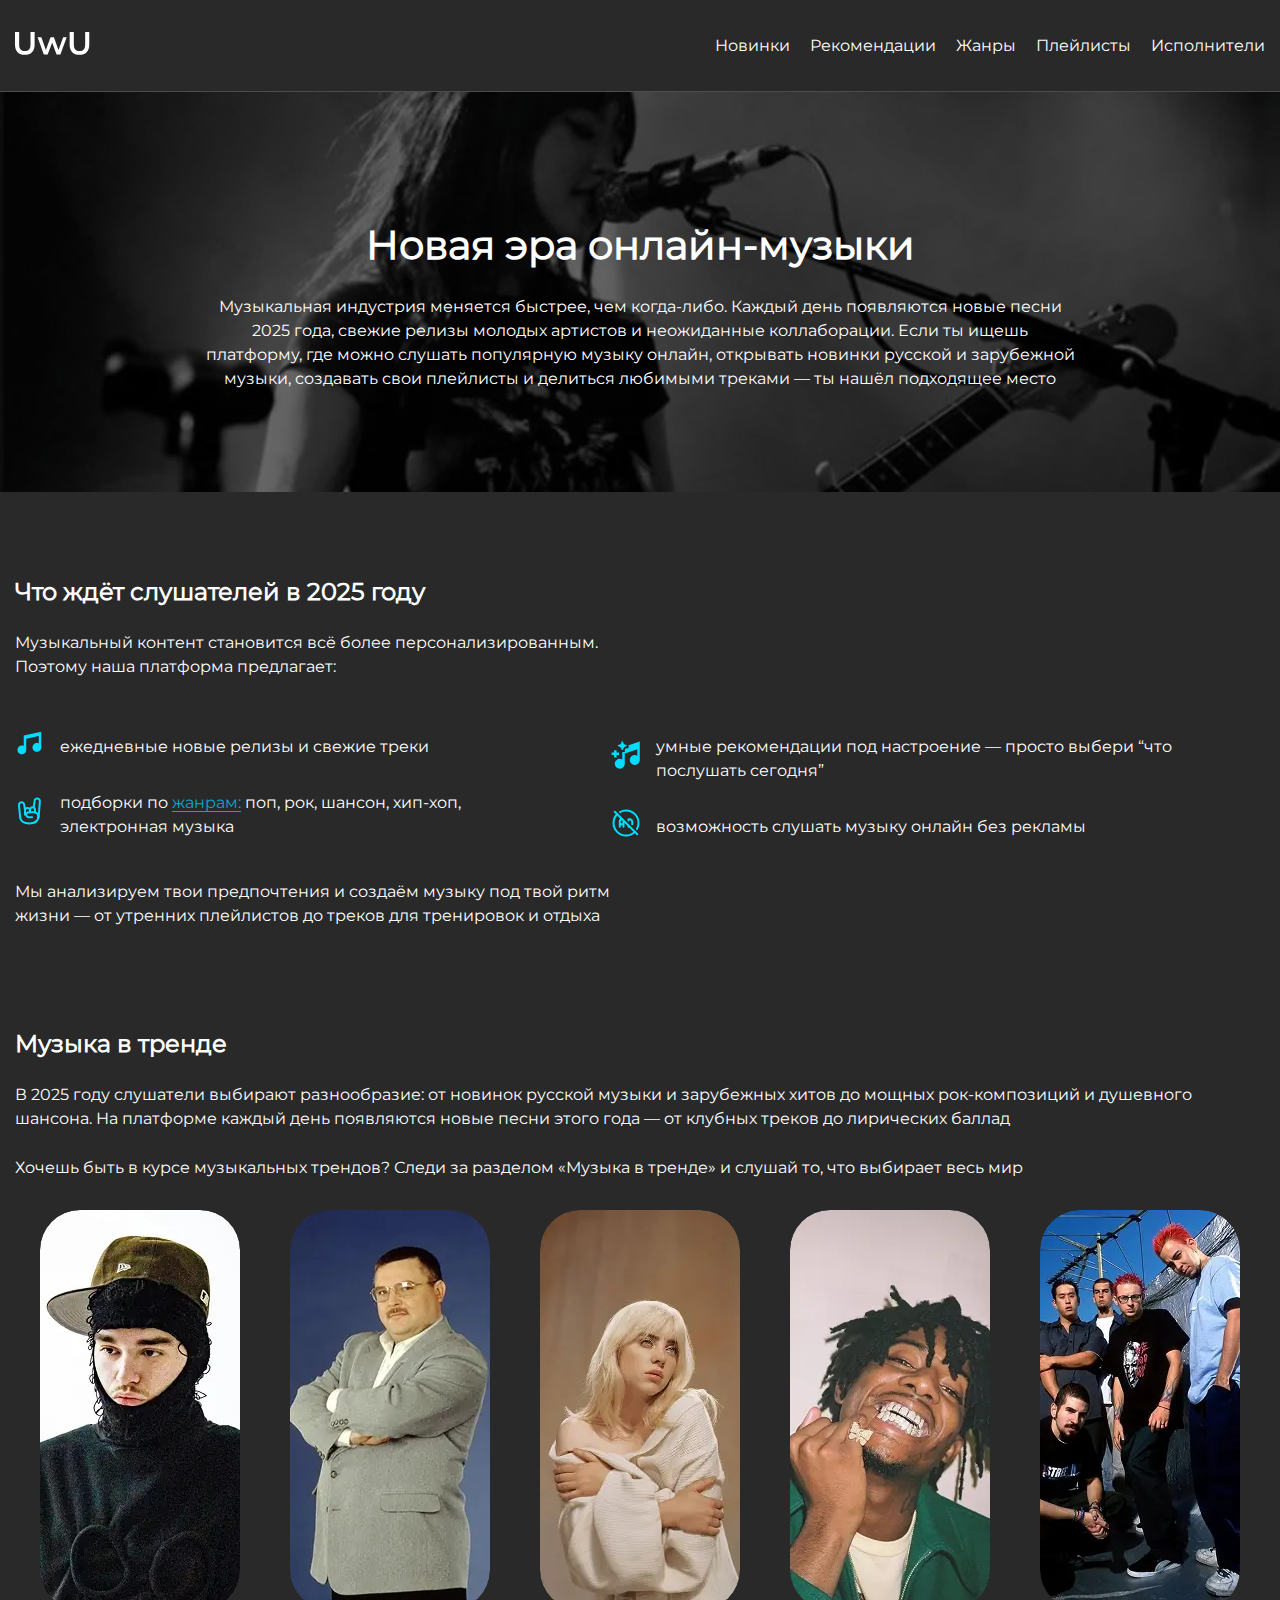
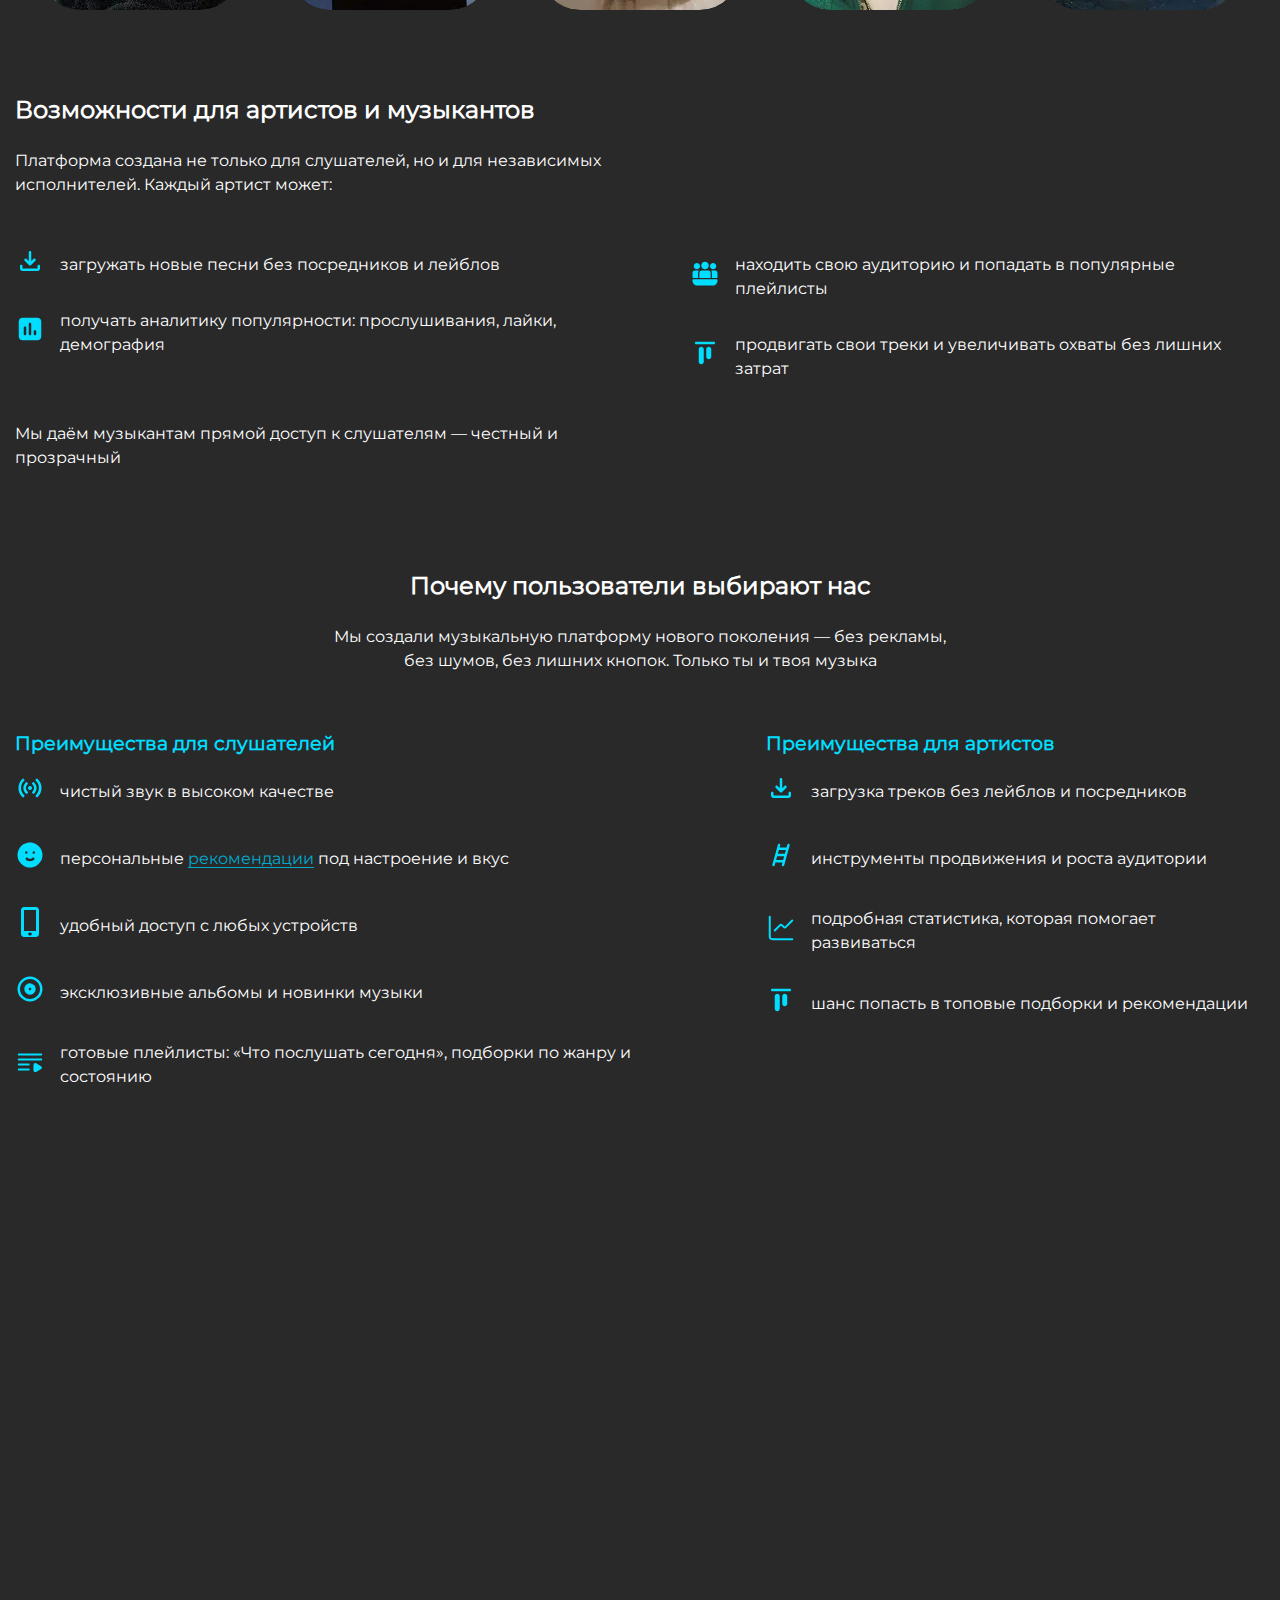
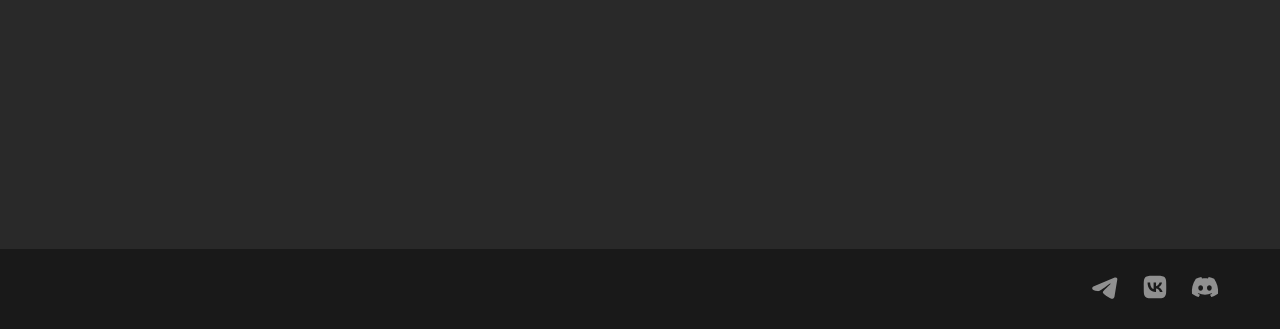
<file: index.html>
<!DOCTYPE html>
<html lang="ru">

<head>
  <meta charset="UTF-8">
  <meta name="viewport" content="width=device-width, initial-scale=1.0">
  <title>Главная</title>
  <meta name="description" content="Слушай и загружай музыку, находи новых артистов и создавай плейлисты. Присоединяйся и начни открывать свой музыкальный мир!" />
  <link rel="stylesheet" href="css/style.css">
  <link rel="stylesheet" href="css/index.css">
  <link type="image/x-icon" href="favicon/favicon.ico" rel="shortcut icon">
  <link type="Image/x-icon" href="favicon/favicon.ico" rel="icon">
</head>

<body>
  <div class="menu-overlay"></div>
  <header class="header">
    <div class="container">
      <div class="header__inner">
        <div class="burger">
          <span></span>
          <span></span>
          <span></span>
        </div>
        <a href="index.html"><img src="/img/logo.svg" alt="logo"></a>
        <nav class="menu">
          <button class="menu-close">&times;</button>
          <ul class="menu__list">
            <li class="menu__item"><a class="menu__list-link" href="#">Новинки</a></li>
            <li class="menu__item"><a class="menu__list-link" href="recommendations.html">Рекомендации</a></li>
            <li class="menu__item"><a class="menu__list-link" href="genres.html">Жанры</a></li>
            <li class="menu__item"><a class="menu__list-link" href="#">Плейлисты</a></li>
            <li class="menu__item"><a class="menu__list-link" href="#">Исполнители</a></li>
          </ul>
        </nav>
      </div>
    </div>
  </header>
  <main>
    <section class="hero">
      <img src="/img/bg.webp" alt="bg_hero" aria-hidden="true" class="hero-bg" fetchpriority="high">
      <div class="container">
        <h1 class="title__hero">Новая эра онлайн-музыки</h1>
        <p class="description__hero">Музыкальная индустрия меняется быстрее, чем когда-либо. Каждый день появляются новые песни 2025 года, свежие релизы молодых артистов и неожиданные коллаборации. Если ты ищешь платформу, где можно слушать популярную музыку онлайн, открывать новинки русской и зарубежной музыки, создавать свои плейлисты и делиться любимыми треками — ты нашёл подходящее место</p>
      </div>
    </section>
    <section class="offers wrap">
      <div class="container">
        <h2 class="title__section">Что ждёт слушателей в 2025 году</h2>
        <p class="description__section">Музыкальный контент становится всё более персонализированным. Поэтому наша платформa предлагает:</p>
        <div class="offer__inner">
          <div class="column">
            <div class="offer__inner-item">
              <span><img class="icon" src="/img/icon_music.svg" alt="icon"></span>
              <p class="offer__inner-text">ежедневные новые релизы и свежие треки</p>
            </div>
            <div class="offer__inner-item">
              <span><img class="icon" src="/img/icon_genre.svg" alt="icon"></span>
              <p class="offer__inner-text">подборки по <a class="link__int" href="genres.html" title="Перейти в раздел 'Жанры'">жанрам:</a> поп, рок, шансон, хип-хоп, электронная музыка</p>
            </div>
          </div>
          <div class="column">
            <div class="offer__inner-item">
              <span><img class="icon" src="/img/icon_recom.svg" alt="icon"></span>
              <p class="offer__inner-text">умные рекомендации под настроение — просто выбери “что послушать сегодня”</p>
            </div>
            <div class="offer__inner-item">
              <span><img class="icon" src="/img/icon_noad.svg" alt="icon"></span>
              <p class="offer__inner-text">возможность слушать музыку онлайн без рекламы</p>
            </div>
          </div>
        </div>
        <p class="description__section">Мы анализируем твои предпочтения и создаём музыку под твой ритм жизни — от утренних плейлистов до треков для тренировок и отдыха</p>
      </div>
    </section>
    <section class="music__trend wrap">
      <div class="container">
        <h2 class="title__section">Музыка в тренде</h2>
        <p class="description__text">В 2025 году слушатели выбирают разнообразие: от новинок русской музыки и зарубежных хитов до мощных рок-композиций и душевного шансона. На платформе каждый день появляются новые песни этого года — от клубных треков до лирических баллад</p>
        <p class="text__section">Хочешь быть в курсе музыкальных трендов? Следи за разделом «Музыка в тренде» и слушай то, что выбирает весь мир</p>
        <div class="gallery__artists">
          <div class="artist">
            <img class="musician" src="/img/yeat-200.webp" srcset="/img/yeat-150.webp 150w, /img/yeat-200.webp 200w" sizes="(max-width: 480px) 150px, 200px" loading="lazy" alt="YEAT" title="Послушать песни Yeat">
            <span class="artist-name">YEAT</span>
          </div>
          <div class="artist">
            <img class="musician" src="/img/krug-200.webp" srcset="/img/krug-150.webp 150w, /img/krug-200.webp 200w" sizes="(max-width: 480px) 150px, 200px" loading="lazy" alt="МИХАИЛ КРУГ" title="Послушать песни Михаила Круга">
            <span class="artist-name">МИХАИЛ КРУГ</span>
          </div>
          <div class="artist">
            <img class="musician" src="/img/billie-200.webp" srcset="/img/billie-150.webp 150w, /img/billie-200.webp 200w" sizes="(max-width: 480px) 150px, 200px" loading="lazy" alt="BILLIE EILISH" title="Послушать песни Billie Eilish">
            <span class="artist-name">BILLIE EILISH</span>
          </div>
          <div class="artist">
            <img class="musician" src="/img/playboi-200.webp" srcset="/img/playboi-150.webp 150w, /img/playboi-200.webp 200w" sizes="(max-width: 480px) 150px, 200px" loading="lazy" alt="PLAYBOI CARTI" title="Послушать песни Playboi Carti">
            <span class="artist-name">PLAYBOI CARTI</span>
          </div>
          <div class="artist">
            <img class="musician" src="/img/linkin-200.webp" srcset="/img/linkin-150.webp 150w, /img/linkin-200.webp 200w" sizes="(max-width: 480px) 150px, 200px" loading="lazy" alt="LINKIN PARK" title="Послушать песни Linkin Park">
            <span class="artist-name">LINKIN PARK</span>
          </div>
        </div>
      </div>
    </section>
    <section class="for__artist wrap">
      <div class="container">
        <h2 class="title__section">Возможности для артистов и музыкантов</h2>
        <p class="description__section">Платформа создана не только для слушателей, но и для независимых исполнителей. Каждый артист может:</p>
        <div class="for__artist__inner">
          <div class="column">
            <div class="for__artist__inner-item">
              <span><img class="icon" src="img/icon_download.svg" alt="icon"></span>
              <p class="for__artist__inner-text">загружать новые песни без посредников и лейблов</p>
            </div>
            <div class="for__artist__inner-item">
              <span><img class="icon" src="img/icon_analytic.svg" alt="icon"></span>
              <p class="for__artist__inner-text">получать аналитику популярности: прослушивания, лайки, демография</p>
            </div>
          </div>
          <div class="column">
            <div class="for__artist__inner-item">
              <span><img class="icon" src="img/icon_community.svg" alt="icon"></span>
              <p class="for__artist__inner-text">находить свою аудиторию и попадать в популярные плейлисты</p>
            </div>
            <div class="for__artist__inner-item">
              <span><img class="icon" src="img/icon_top.svg" alt="icon"></span>
              <p class="for__artist__inner-text">продвигать свои треки и увеличивать охваты без лишних затрат</p>
            </div>
          </div>
        </div>
        <p class="description__section">Мы даём музыкантам прямой доступ к слушателям — честный и прозрачный</p>
      </div>
    </section>
    <section class="advantages wrap">
      <div class="container">
        <h2 class="title__section">Почему пользователи выбирают нас</h2>
        <p class="description__section2">Мы создали музыкальную платформу нового поколения — без рекламы, без шумов, без лишних кнопок. Только ты и твоя музыка</p>
        <div class="advantages__iner">
          <div class="column">
            <h3 class="subtitle__title">Преимущества для слушателей</h3>
            <div class="advantages__iner-item">
              <span><img class="icon" src="img/icon_sound.svg" alt="icon"></span>
              <p class="advantages__iner-text">чистый звук в высоком качестве</p>
            </div>
            <div class="advantages__iner-item">
              <span><img class="icon" src="img/icon_mood.svg" alt="icon"></span>
              <p class="advantages__iner-text">персональные <a class="link__int" href="recommendations.html" title="Перейти в раздел 'Рекомендации'">рекомендации</a> под настроение и вкус</p>
            </div>
            <div class="advantages__iner-item">
              <span><img class="icon" src="img/icon_mobile.svg" alt="icon"></span>
              <p class="advantages__iner-text">удобный доступ с любых устройств</p>
            </div>
            <div class="advantages__iner-item">
              <span><img class="icon" src="img/icon_album.svg" alt="icon"></span>
              <p class="advantages__iner-text">эксклюзивные альбомы и новинки музыки</p>
            </div>
            <div class="advantages__iner-item">
              <span><img class="icon" src="img/icon_playlist.svg" alt="icon"></span>
              <p class="advantages__iner-text">готовые плейлисты: «Что послушать сегодня», подборки по жанру и состоянию</p>
            </div>
          </div>
          <div class="column">
            <h3 class="subtitle__title">Преимущества для артистов</h3>
            <div class="advantages__iner-item">
              <span><img class="icon" src="img/icon_download.svg" alt="icon"></span>
              <p class="advantages__iner-text">загрузка треков без лейблов и посредников</p>
            </div>
            <div class="advantages__iner-item">
              <span><img class="icon" src="img/icon_leader.svg" alt="icon"></span>
              <p class="advantages__iner-text">инструменты продвижения и роста аудитории</p>
            </div>
            <div class="advantages__iner-item">
              <span><img class="icon" src="img/icon_stoncks.svg" alt="icon"></span>
              <p class="advantages__iner-text">подробная статистика, которая помогает развиваться</p>
            </div>
            <div class="advantages__iner-item">
              <span><img class="icon" src="img/icon_top.svg" alt="icon"></span>
              <p class="advantages__iner-text">шанс попасть в топовые подборки и рекомендации</p>
            </div>
          </div>
        </div>
      </div>
    </section>
    <section class="create__acc wrap">
      <div class="container">
        <h2 class="title__section2">С нами популярная музыка онлайн становится ближе — слушай, вдохновляйся и создавай свои хиты</h2>
        <div class="Btn">
          <button class="btn btn--white" id="loginBtn">Войти</button>
          <button class="btn btn--blue" id="registerBtn">Зарегистрироваться</button>
        </div>
      </div>
    </section>
  </main>
  <footer>
    <address>
                <a class="social__link" href="#" rel="nofollow" target="_blank"><img src="img/icon_tg.svg" alt="tg"></a>
                <a class="social__link" href="#" rel="nofollow" target="_blank"><img src="img/icon_vk.svg" alt="vk"></a>
                <a class="social__link" href="#" rel="nofollow" target="_blank"><img src="img/icon_discord.svg" alt="discord"></a>
            </address>
  </footer>
  <div class="modal" id="artistModal">
    <div class="modal-content">
      <span class="modal-close">&times;</span>
      <h2 class="modal-title">Артист</h2>
      <div class="audio-player">
        <audio id="audioPlayer"></audio>
        <button class="play-btn">▶</button>
        <div class="timeline">
          <div class="progress"></div>
        </div>
        <span class="time current">0:00</span>
        <span class="time duration">0:00</span>
      </div>
      <ul class="modal-tracks"></ul>
    </div>
  </div>
  <div class="modal" id="loginModal">
    <div class="modal-content auth-modal">
      <span class="modal-close">&times;</span>
      <h2 class="modal-title">Вход</h2>
      <form class="auth-form">
        <label>Введите email:</label>
        <input type="email" placeholder="Email" required>
        <label>Введите пароль:</label>
        <input type="password" placeholder="Пароль" required>
        <button type="submit" class="btn btn--blue">Войти</button>
        <p class="auth-switch">
          Нет аккаунта?
          <button type="button" data-switch="register">Зарегистрироваться</button>
        </p>
      </form>
    </div>
  </div>
  <div class="modal" id="registerModal">
    <div class="modal-content auth-modal">
      <span class="modal-close">&times;</span>
      <h2 class="modal-title">Регистрация</h2>
      <form class="auth-form">
        <label>Введите никнейм:</label>
        <input type="text" placeholder="Имя" required>
        <label>Введите email:</label>
        <input type="email" placeholder="Email" required>
        <label>Введите пароль:</label>
        <input type="password" placeholder="Пароль" required>
        <button type="submit" class="btn btn--blue">Зарегистрироваться</button>
        <p class="auth-switch">
          Уже зарегистрированы?
          <button type="button" data-switch="login">Войти</button>
        </p>
      </form>
    </div>
  </div>
  <script src="js/menu.js" defer></script>
  <script type="module" src="js/modal.js"></script>
  <script src="js/auth-modal.js" defer></script>
</body>

</html>
</file>
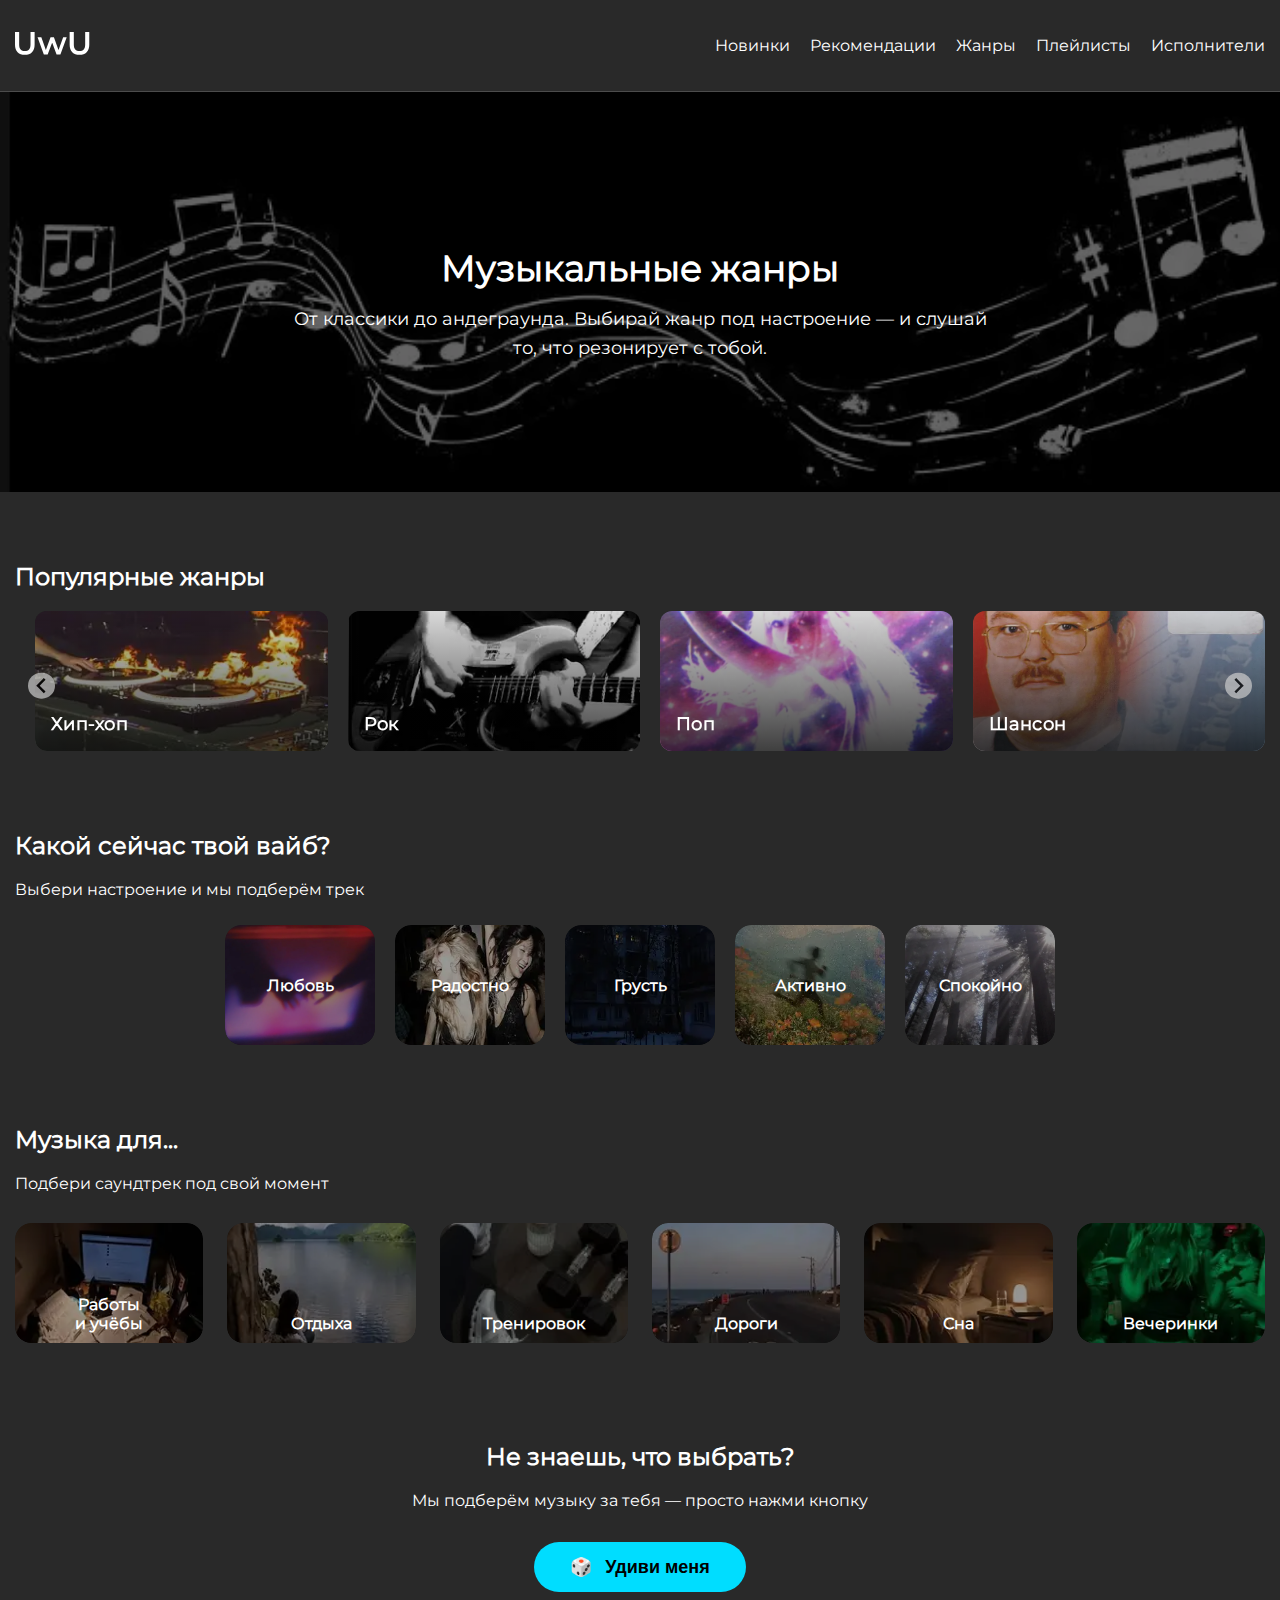
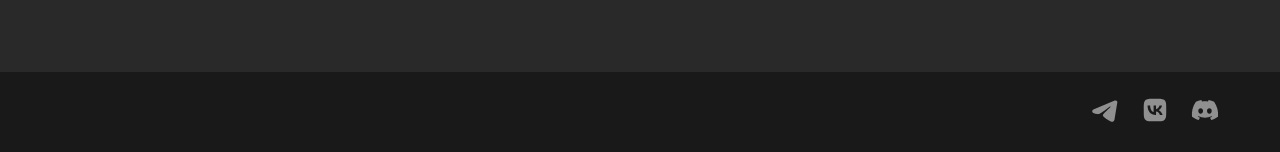
<file: genres.html>
<!DOCTYPE html>
<html lang="ru">

<head>
  <meta charset="UTF-8">
  <meta name="viewport" content="width=device-width, initial-scale=1.0">
  <meta name="description" content="Слушай и загружай музыку, находи новых артистов и создавай плейлисты">
  <link rel="stylesheet" href="css/genres.css">
  <link rel="stylesheet" href="css/style.css">
  <link rel="stylesheet" href="https://cdn.jsdelivr.net/npm/@splidejs/splide@4.1.4/dist/css/splide.min.css" />
  <link type="image/x-icon" href="favicon/favicon.ico" rel="shortcut icon">
  <link type="Image/x-icon" href="favicon/favicon.ico" rel="icon">
  <title>Жанры</title>
  <script type="text/javascript">
      (function(m,e,t,r,i,k,a){
          m[i]=m[i]||function(){(m[i].a=m[i].a||[]).push(arguments)};
          m[i].l=1*new Date();
          for (var j = 0; j < document.scripts.length; j++) {if (document.scripts[j].src === r) { return; }}
          k=e.createElement(t),a=e.getElementsByTagName(t)[0],k.async=1,k.src=r,a.parentNode.insertBefore(k,a)
      })(window, document,'script','https://mc.yandex.ru/metrika/tag.js?id=106538200', 'ym');

      ym(106538200, 'init', {ssr:true, webvisor:true, clickmap:true, ecommerce:"dataLayer", referrer: document.referrer, url: location.href, accurateTrackBounce:true, trackLinks:true});
  </script>
  <noscript><div><img src="https://mc.yandex.ru/watch/106538200" style="position:absolute; left:-9999px;" alt="" /></div></noscript>
</head>

<body>
  <div class="menu-overlay"></div>
  <header class="header">
    <div class="container header__inner">
      <div class="burger"><span></span><span></span><span></span></div>
      <a href="index.html"><img src="/img/logo.svg" alt="logo"></a>
      <nav class="menu">
        <button class="menu-close">&times;</button>
        <ul class="menu__list">
          <li class="menu__item"><a class="menu__list-link" href="#">Новинки</a></li>
          <li class="menu__item"><a class="menu__list-link" href="recommendations.html">Рекомендации</a></li>
          <li class="menu__item"><a class="menu__list-link" href="genres.html">Жанры</a></li>
          <li class="menu__item"><a class="menu__list-link" href="#">Плейлисты</a></li>
          <li class="menu__item"><a class="menu__list-link" href="#">Исполнители</a></li>
        </ul>
      </nav>
    </div>
  </header>
  <main>
    <section class="genres-hero wrap">
      <img 
        src="/img/genres-hero.webp" 
        alt="bg_hero" 
        aria-hidden="true"
        class="genres-hero-bg"
        fetchpriority="high"
        decoding="async"
      >

      <div class="container genres-hero-content">
        <h1>Музыкальные жанры</h1>
        <p>От классики до андеграунда. Выбирай жанр под настроение — и слушай то, что резонирует с тобой.</p>
      </div>
    </section>
    <section class="genres-section wrap">
      <div class="container">
        <h2>Популярные жанры</h2>
        <div id="genresSplide" class="splide horizontal-scroll">
          <div class="splide__track">
            <ul class="splide__list">
              <li class="splide__slide">
                <div class="genre-card" data-genres="hiphop">
                  <img src="/img/hiphop.webp" alt="Хип-хоп" data-tag="popular" title="Ритмичный и динамичный хип-хоп" loading="lazy" class="genre-card-img">
                  <span class="genre-title">Хип-хоп</span>
                </div>
              </li>
              <li class="splide__slide">
                <div class="genre-card" data-genres="rock">
                  <img src="/img/rock.webp" alt="Рок" data-tag="popular" title="Энергичные рок-треки" loading="lazy" class="genre-card-img">
                  <span class="genre-title">Рок</span>
                </div>
              </li>
              <li class="splide__slide">
                <div class="genre-card" data-genres="pop">
                  <img src="/img/pop.webp" alt="Поп" data-tag="popular" title="Запоминающиеся мелодии и лёгкие тексты" loading="lazy" class="genre-card-img">
                  <span class="genre-title">Поп</span>
                </div>
              </li>
              <li class="splide__slide">
                <div class="genre-card" data-genres="chanson">
                  <img src="/img/chanson.webp" alt="Шансон" data-tag="popular" title="Эмоциональные истории о жизни" loading="lazy" class="genre-card-img">
                  <span class="genre-title">Шансон</span>
                </div>
              </li>
              <li class="splide__slide">
                <div class="genre-card" data-genres="electronica">
                  <img src="/img/electronica.webp" alt="Электроника" data-tag="popular" title="Атмосферные звуки и танцевальные ритмы" loading="lazy" class="genre-card-img">
                  <span class="genre-title">Электроника</span>
                </div>
              </li>
              <li class="splide__slide">
                <div class="genre-card" data-genres="hyperpop">
                  <img src="/img/hyperpop.webp" alt="Хайперпоп" data-tag="popular" title="Яркая и экспериментальная поп-музыка" loading="lazy" class="genre-card-img">
                  <span class="genre-title">Хайперпоп</span>
                </div>
              </li>
              <li class="splide__slide">
                <div class="genre-card" data-genres="phonk">
                  <img src="/img/phonk.webp" alt="Phonk" data-tag="popular" title="Тёмный хип-хоп с олдскульным битом" loading="lazy" class="genre-card-img">
                  <span class="genre-title">Phonk</span>
                </div>
              </li>
              <li class="splide__slide">
                <div class="genre-card" data-genres="lofi">
                  <img src="/img/lo-fi.webp" alt="Lo-fi" data-tag="popular" title="Расслабляющий фон с мягкими битами" loading="lazy" class="genre-card-img">
                  <span class="genre-title">Lo-fi</span>
                </div>
              </li>
              <li class="splide__slide">
                <div class="genre-card" data-genres="rap">
                  <img src="/img/rap.webp" alt="Рэп" data-tag="popular" title="Современный рэп с выразительными текстами" loading="lazy" class="genre-card-img">
                  <span class="genre-title">Рэп</span>
                </div>
              </li>
              <li class="splide__slide">
                <div class="genre-card" data-genres="jazz">
                  <img src="/img/jazz.webp" alt="Джаз" data-tag="popular" title="Импровизации, саксофон и свободный ритм" loading="lazy" class="genre-card-img">
                  <span class="genre-title">Джаз</span>
                </div>
              </li>
            </ul>
          </div>
        </div>
      </div>
    </section>
    <section class="vibe-section wrap">
      <div class="container">
        <h2>Какой сейчас твой вайб?</h2>
        <p class="vibe-subtitle">Выбери настроение и мы подберём трек</p>
        <div class="vibe-cards horizontal-scroll">
          <div class="vibe-card" data-vibe="love" title="Романтические и чувственные треки">
            <img src="/img/vibe-love.webp" alt="Любовь" loading="lazy" class="vibe-card-img">
            <span class="vibe-title">Любовь</span>
          </div>
          <div class="vibe-card" data-vibe="happy" title="Веселые и радостные треки">
            <img src="/img/vibe-happy.webp" alt="Радостно" loading="lazy" class="vibe-card-img">
            <span class="vibe-title">Радостно</span>
          </div>
          <div class="vibe-card" data-vibe="sad" title="Меланхоличные и трогательные треки">
            <img src="/img/vibe-sad.webp" alt="Грусть" loading="lazy" class="vibe-card-img">
            <span class="vibe-title">Грусть</span>
          </div>
          <div class="vibe-card" data-vibe="active" title="Энергичные и драйвовые треки">
            <img src="/img/vibe-active.webp" alt="Активно" loading="lazy" class="vibe-card-img">
            <span class="vibe-title">Активно</span>
          </div>
          <div class="vibe-card" data-vibe="calm" title="Спокойные и расслабляющие треки">
            <img src="/img/vibe-calm.webp" alt="Спокойно" loading="lazy" class="vibe-card-img">
            <span class="vibe-title">Спокойно</span>
          </div>
        </div>
      </div>
    </section>
    <section class="purpose-section wrap">
      <div class="container">
        <h2>Музыка для...</h2>
        <p class="purpose-subtitle">Подбери саундтрек под свой момент</p>

        <div class="purpose-cards">
          <div class="purpose-card" data-purpose="work">
            <img src="/img/purpose-work.webp" alt="Работы и учёбы" loading="lazy" class="purpose-card-img">
            <span>Работы и учёбы</span>
          </div>

          <div class="purpose-card" data-purpose="relax">
            <img src="/img/purpose-relax.webp" alt="Отдыха" loading="lazy" class="purpose-card-img">
            <span>Отдыха</span>
          </div>

          <div class="purpose-card" data-purpose="sport">
            <img src="/img/purpose-sport.webp" alt="Тренировок" loading="lazy" class="purpose-card-img">
            <span>Тренировок</span>
          </div>

          <div class="purpose-card" data-purpose="road">
            <img src="/img/purpose-road.webp" alt="Дороги" loading="lazy" class="purpose-card-img">
            <span>Дороги</span>
          </div>

          <div class="purpose-card" data-purpose="sleep">
            <img src="/img/purpose-sleep.webp" alt="Сна" loading="lazy" class="purpose-card-img">
            <span>Сна</span>
          </div>

          <div class="purpose-card" data-purpose="party">
            <img src="/img/purpose-party.webp" alt="Вечеринки" loading="lazy" class="purpose-card-img">
            <span>Вечеринки</span>
          </div>
        </div>
      </div>
    </section>
    <section class="random-section">
      <div class="container random-container">
        <h2>Не знаешь, что выбрать?</h2>
        <p class="random-text">
          Мы подберём музыку за тебя — просто нажми кнопку
        </p>

        <button class="random-btn" id="randomMusicBtn">
          <span class="dice">🎲</span> Удиви меня
        </button>

      </div>
    </section>
  </main>
  <footer>
    <address>
      <a href="#" class="social__link" rel="nofollow" target="_blank"><img src="img/icon_tg.svg" alt="tg"></a>
      <a href="#" class="social__link" rel="nofollow" target="_blank"><img src="img/icon_vk.svg" alt="vk"></a>
      <a href="#" class="social__link" rel="nofollow" target="_blank"><img src="img/icon_discord.svg" alt="discord"></a>
    </address>
  </footer>
  <div class="modal" id="artistModal">
    <div class="modal-content">
      <span class="modal-close">&times;</span>
      <h2 class="modal-title">Артист</h2>
      <div class="audio-player">
        <audio id="audioPlayer"></audio>
        <button class="play-btn">▶</button>
        <div class="timeline">
          <div class="progress"></div>
        </div>
        <span class="time current">0:00</span>
        <span class="time duration">0:00</span>
      </div>
      <ul class="modal-tracks"></ul>
    </div>
  </div>
  <div id="starPreloader" class="star-preloader">
    <div class="stars">
      <span></span><span></span><span></span><span></span><span></span>
    </div>
    <p>Подбираем музыку для тебя…</p>
  </div>
  <script src="js/menu.js"></script>
  <script type="module" src="js/music-modal.js"></script>
  <script src="https://cdn.jsdelivr.net/npm/@splidejs/splide@4.1.4/dist/js/splide.min.js"></script>
  <script src="js/genres-slider.js"></script>
</body>

</html>
</file>
<file: css/style.css>
@font-face {
    font-family: "Montserrat-Regular";
    src: url("/fonts/Montserrat-Regular.woff2") format("woff2");
    font-display: swap;
}

html {
    box-sizing: border-box;
}

*,
*::after,
*::before {
    box-sizing: inherit;
}

body {
    font-family: "Montserrat-Regular";
    background-color: #292929;
    color: #fff;
    font-size: 16px;
    margin: 0;
    padding: 0;
}

body.modal-open {
    overflow: hidden;
}

a {
    text-decoration: none;
    color: #fff;
}

section {
    content-visibility: auto;
    contain-intrinsic-size: 600px;
}

.link__int {
    color: #00AACC;
    text-decoration: underline;
    text-underline-offset: 3px;
    font-weight: 500;
}

.link__int:hover,
.link__int:focus {
    color: #0092B0;
}

.link__int:visited {
    color: #0082A0;
}

.header {
    padding: 20px 0;
    border-bottom: 1px solid #4c4c4c;
    position: relative;
    z-index: 1000;
}

.header__inner {
    display: flex;
    justify-content: space-between;
    align-items: center;
    flex-wrap: nowrap;
}

ul {
    list-style: none;
}

.menu__list {
    display: flex;
    gap: 20px;
}

.container {
    max-width: 1400px;
    margin: 0 auto;
    padding: 0 15px;
}

.menu__list-link {
    cursor: pointer;
}

.menu__list-link:hover {
    text-decoration: underline;
    text-underline-offset: 7px;
    text-decoration-color: #00DDFF;
}

.burger {
    width: 30px;
    height: 22px;
    display: none;
    flex-direction: column;
    justify-content: space-between;
    cursor: pointer;
}

.burger span {
    display: block;
    width: 100%;
    height: 4px;
    background: #fff;
    border-radius: 2px;
    transition: 0.3s;
}

.menu-close {
    display: none;
    position: absolute;
    top: 15px;
    right: 20px;
    background: none;
    border: none;
    font-size: 30px;
    color: #fff;
    cursor: pointer;
    z-index: 1000;
    line-height: 1;
}

.menu-close:hover {
    color: #00DDFF;
}

.menu-overlay {
    position: fixed;
    top: 0;
    left: 0;
    width: 100%;
    height: 100%;
    background: rgba(0, 0, 0, 0.6);
    opacity: 0;
    visibility: hidden;
    transition: opacity 0.3s ease;
    z-index: 998;
}

.menu-overlay.active {
    opacity: 1;
    visibility: visible;
}

footer {
    padding: 0px 60px;
    margin-top: 65px;
    background-color: #191919;
    height: 80px;
    width: 100%;
    display: flex;
    justify-content: end;
    align-items: center;
}

footer address {
    display: flex;
    gap: 20px;
}

.modal {
    position: fixed;
    inset: 0;
    background: rgba(0, 0, 0, 0.65);
    display: flex;
    justify-content: center;
    align-items: center;
    opacity: 0;
    visibility: hidden;
    transition: 0.3s ease;
    backdrop-filter: blur(4px);
    z-index: 999;
    overflow-x: hidden;
}

.modal.active {
    opacity: 1;
    visibility: visible;
}

.modal-content {
    width: 90%;
    max-width: 420px;
    background: #292929;
    border-radius: 16px;
    padding: 25px 30px;
    box-shadow: 0 10px 30px rgba(0, 0, 0, 0.4);
    color: white;
    transform: translateY(20px);
    transition: 0.3s ease;
    position: relative;
}

.modal.active .modal-content {
    transform: translateY(0);
}

.modal-title {
    font-size: 24px;
    margin-bottom: 15px;
    border-bottom: 1px solid rgba(255, 255, 255, 0.15);
    padding-bottom: 10px;
    letter-spacing: .5px;
    text-align: center;
}

.modal-close {
    position: absolute;
    right: 15px;
    top: 15px;
    cursor: pointer;
    font-size: 24px;
    color: #9ca3af;
    transition: 0.2s;
}

.modal-close:hover {
    color: white;
    transform: scale(1.1);
}

.modal-tracks {
    list-style: none;
    margin-top: 10px;
    padding: 0;
    max-height: 220px;
    overflow-y: auto;
}

.modal-tracks li {
    padding: 12px 15px;
    margin-bottom: 8px;
    background: #1f1f1f;
    border-radius: 10px;
    cursor: pointer;
    transition: 0.2s ease;
    font-size: 15px;
    display: flex;
    justify-content: space-between;
    align-items: center;
}

.modal-tracks li::after {
    content: "▶";
    font-size: 14px;
    opacity: 0.5;
}

.modal-tracks li:hover {
    background: #333333;
}

#audioPlayer {
    width: 100%;
    margin: 15px 0 10px 0;
    outline: none;
    border-radius: 5px;
}

.audio-player {
    margin-top: 15px;
    background: #1f1f1f;
    padding: 14px 18px;
    border-radius: 14px;
    display: flex;
    align-items: center;
    gap: 12px;
    box-shadow: 0 4px 20px rgba(0, 0, 0, 0.3);
}

.play-btn {
    background: none;
    border: none;
    color: #00DDFF;
    font-size: 28px;
    font-weight: 600;
    cursor: pointer;
    padding: 6px 0;
    width: 45px;
    text-align: center;
    border-radius: 10px;
    transition: 0.2s ease;
    user-select: none;
}

.timeline {
    flex: 1;
    height: 6px;
    background: #3a3a3a;
    border-radius: 5px;
    position: relative;
    cursor: pointer;
    overflow: hidden;
}

.progress {
    height: 100%;
    width: 0%;
    background: #00DDFF;
    border-radius: 5px;
}

.time {
    color: #ccc;
    font-size: 12px;
    min-width: 40px;
    text-align: center;
}

.modal-tracks::-webkit-scrollbar {
    width: 6px;
}

.modal-tracks::-webkit-scrollbar-track {
    background: transparent;
}

.modal-tracks::-webkit-scrollbar-thumb {
    background-color: #00DDFF;
    border-radius: 10px;
}

.modal-tracks::-webkit-scrollbar-thumb:hover {
    background-color: #00bcd4;
}

.modal-tracks {
    scrollbar-width: thin;
    scrollbar-color: #00DDFF transparent;
}

@media (max-width: 992px) {
    .burger {
        display: flex;
    }

    .menu {
        position: fixed;
        top: 0;
        left: -250px;
        width: 250px;
        height: 100%;
        background: #191919;
        padding: 50px 20px;
        flex-direction: column;
        gap: 20px;
        transition: 0.3s;
        z-index: 999;
        overflow-y: auto;
    }

    .menu.active {
        left: 0;
    }

    .menu__list {
        flex-direction: column;
        gap: 20px;
    }

    .menu-close {
        display: block;
    }
}

@media (max-width: 768px) {
    footer {
        padding: 0 20px;
        justify-content: center;
    }
}
</file>
<file: css/index.css>
.hero {
    position: relative;
    height: 400px;
    display: flex;
    flex-direction: column;
    justify-content: center;
    align-items: center;
    text-align: center;
    overflow: hidden;
}

.hero-bg {
    position: absolute;
    inset: 0;
    width: 100%;
    height: 100%;
    object-fit: cover;
    object-position: 30% 10%;
    z-index: -1;
    filter: brightness(40%);
}

.title__hero {
    font-size: 40px;
    font-weight: 600;
}

.description__hero {
    margin-top: 30px;
    max-width: 70%;
    line-height: 1.5;
    margin: 0 auto;
}

.wrap {
    margin-top: 65px;
}

.description__section {
    margin-top: 25px;
    max-width: 650px;
    line-height: 1.5;
}

.offer__inner,
.for__artist__inner,
.advantages__iner {
    display: flex;
    justify-content: space-between;
    gap: 40px;
    margin-top: 40px;
}

.column {
    display: flex;
    flex-direction: column;
}

.offer__inner-item,
.for__artist__inner-item,
.advantages__iner-item {
    display: flex;
    align-items: center;
    gap: 15px;
    font-size: 16px;
    line-height: 1.5;
}

.description__text,
.text__section {
    margin-top: 25px;
    line-height: 1.5;
}

.gallery__artists {
    display: grid;
    grid-template-columns: repeat(auto-fit, minmax(150px, 1fr));
    gap: 20px;
    justify-items: center;
    margin-top: 30px;
    max-width: 100%;
    padding: 0 10px;
}

.gallery__artists .artist {
    position: relative;
    border-radius: 40px;
    overflow: hidden;
    width: 100%;
    max-width: 200px;
    cursor: pointer;
    transition: transform 0.3s ease, z-index 0.3s ease;
}

.gallery__artists .musician {
    display: block;
    width: 100%;
    height: auto;
    border-radius: 40px;
    object-fit: cover;
    transition: transform 0.3s ease, filter 0.3s ease;
}

.gallery__artists .artist-name {
    position: absolute;
    top: 50%;
    left: 50%;
    transform: translate(-50%, -50%);
    color: white;
    font-weight: 900;
    font-size: 1.3rem;
    opacity: 0;
    transition: opacity 0.3s ease;
    pointer-events: none;
    writing-mode: vertical-lr;
    text-orientation: upright;
    text-align: center;
    white-space: nowrap;
}

.gallery__artists .artist:hover {
    z-index: 10;
}

.gallery__artists .artist:hover .musician {
    transform: translateY(-6px);
    filter: brightness(50%);
}

.gallery__artists .artist:hover .artist-name {
    opacity: 1;
}

.advantages h2 {
    text-align: center;
}

.description__section2 {
    text-align: center;
    margin: 0 auto;
    width: 50%;
    line-height: 1.5;
    margin-top: 25px;
}

.advantages__iner-text {
    text-align: left;
    margin: 0;
}

.subtitle__title {
    color: #00DDFF;
}

.advantages__iner {
    text-align: start;
}

.advantages__iner-item {
    margin-bottom: 30px;
}

.title__section2 {
    max-width: 50%;
    line-height: 1.5;
    text-align: center;
    margin: 0 auto;
}

.btn {
    padding: 12px 26px;
    border-radius: 8px;
    font-weight: 600;
    font-size: 16px;
    cursor: pointer;
    border: none;
    transition: 0.2s ease;
}

.btn--white {
    background: #fff;
    color: #000;
}

.btn--white:hover {
    opacity: 0.85;
}

.btn--blue {
    background: #00DDFF;
    color: #000;
}

.btn--blue:hover {
    background: #00c7e4;
}

.Btn {
    margin-top: 30px;
    display: flex;
    justify-content: center;
    gap: 20px;
}

.auth-modal {
    display: flex;
    flex-direction: column;
    gap: 22px;
}

.auth-form {
    display: flex;
    flex-direction: column;
    gap: 18px;
    margin-top: 10px;
}

.auth-form input {
    width: 100%;
    padding: 14px 16px;
    font-size: 15px;
    border-radius: 10px;
    background: #1f1f1f;
    color: #fff;
    border: 1px solid rgba(255, 255, 255, 0.08);
    transition: border-color 0.2s ease, box-shadow 0.2s ease;
}

.auth-form input::placeholder {
    color: #9ca3af;
}

.auth-form input:focus {
    border-color: #00DDFF;
    box-shadow: 0 0 0 2px rgba(0, 221, 255, 0.15);
}

.auth-form .btn {
    margin-top: 8px;
    width: 100%;
}

.auth-switch {
    margin-top: 15px;
    text-align: center;
    font-size: 14px;
    color: #ccc;
}

.auth-switch button {
    background: none;
    border: none;
    color: #00DDFF;
    cursor: pointer;
    font-weight: 500;
    margin-left: 5px;
}

.auth-switch button:hover {
    text-decoration: underline;
}

@media (max-width: 1200px) {
    .container {
        padding: 0 20px;
    }

    .hero .description__hero {
        max-width: 90%;
        font-size: 16px;
    }

    .offer__inner,
    .for__artist__inner,
    .advantages__iner {
        flex-direction: column;
        gap: 30px;
    }

    .gallery__artists {
        flex-wrap: wrap;
        gap: 30px;
    }

    .gallery__artists .artist-name {
        font-size: 1rem;
    }

    .description__section,
    .description__section2,
    .title__section2 {
        max-width: 90%;
    }
}

@media (max-width: 992px) {
    .header__inner {
        flex-wrap: wrap;
        justify-content: space-between;
    }

    .menu-close {
        display: block;
    }

    .menu {
        position: fixed;
        top: 0;
        left: -250px;
        width: 250px;
        height: 100%;
        background: #191919;
        padding: 50px 20px;
        flex-direction: column;
        gap: 20px;
        transition: 0.3s;
        z-index: 999;
        overflow-y: auto;
    }

    .menu.active {
        left: 0;
    }

    .menu__list {
        flex-direction: column;
        gap: 20px;
    }

    .burger {
        display: flex;
    }

    .title__hero {
        font-size: 32px;
    }

    .Btn {
        flex-direction: column;
        gap: 15px;
    }
}

@media (max-width: 768px) {

    .hero {
        height: 350px;
        padding: 40px 15px;
    }

    .title__hero {
        font-size: 28px;
    }

    .description__hero {
        font-size: 14px;
        max-width: 90%;
    }

    .gallery__artists {
        gap: 20px;
    }

    .gallery__artists .artist-name {
        font-size: 0.9rem;
    }

    .advantages__iner-item {
        gap: 10px;
    }

    footer {
        padding: 0 20px;
        justify-content: center;
    }
}

@media (max-width: 480px) {

    .hero {
        height: 500px;
        padding: 30px 10px;
    }

    .title__hero {
        font-size: 24px;
    }

    .description__hero {
        font-size: 13px;
        line-height: 1.4;
        max-width: 95%;
    }

    .description__hero,
    .description__section,
    .description__section2,
    .title__section2 {
        font-size: 13px;
        line-height: 1.4;
    }

    .Btn {
        width: 100%;
        flex-direction: column;
    }

    .btn {
        width: 100%;
    }

    .gallery__artists {
        flex-direction: column;
        align-items: center;
    }

    .gallery__artists {
        grid-template-columns: repeat(auto-fit, minmax(120px, 1fr));
        gap: 15px;
    }

    .gallery__artists .artist-name {
        font-size: 1rem;
    }

    .modal-content {
        padding: 18px;
        width: 95%;
    }

    .modal-title {
        font-size: 18px;
    }

    .modal-tracks li {
        font-size: 14px;
        padding: 10px;
    }
}
</file>
<file: css/genres.css>
.genres-hero {
    position: relative;
    height: 400px;
    display: flex;
    align-items: center;
    justify-content: center;
    overflow: hidden;
    margin-bottom: 50px;
}

.genres-hero-bg {
    position: absolute;
    inset: 0;
    width: 100%;
    height: 100%;
    object-fit: cover;
    object-position: 50% 70%;
    filter: brightness(0.4);
    z-index: 1;
}

.genres-hero-content {
    position: relative;
    z-index: 2;
    text-align: center;
    color: #fff;
    padding: 0 20px;
}

.genres-hero h1 {
    font-size: 36px;
    margin-bottom: 15px;
}

.genres-hero p {
    font-size: 18px;
    max-width: 700px;
    margin: 0 auto;
    line-height: 1.6;
}

.vibe-cards {
    display: flex;
    gap: 30px;
    overflow-x: auto;
    padding: 10px 0;
    justify-content: center;
}

.vibe-card {
    flex: 0 0 auto;
    position: relative;
    display: flex;
    align-items: center;
    justify-content: center;
    padding: 15px 20px;
    border-radius: 16px;
    min-width: 180px;
    color: #fff;
    font-weight: 600;
    cursor: pointer;
    transition: transform 0.25s ease;
    background-size: cover;
    background-position: center;
}

.vibe-card:hover {
    transform: translateY(-4px);
}

.vibe-card::before {
    content: '';
    position: absolute;
    inset: 0;
    background: rgba(0, 0, 0, 0.25);
    border-radius: 16px;
    z-index: 0;
}

.vibe-card .vibe-title {
    z-index: 2;
    font-size: 16px;
}

.vibe-card .play-btn {
    background: rgba(0, 0, 0, 0.4);
    border: none;
    color: #fff;
    font-weight: bold;
    border-radius: 50%;
    width: 32px;
    height: 32px;
    cursor: pointer;
    z-index: 2;
    transition: background 0.2s;
}

.vibe-card .play-btn:hover {
    background: rgba(0, 0, 0, 0.6);
}

.vibe-section {
    margin: 50px 0px;
}

.genre-card {
    position: relative;
    height: 140px;
    border-radius: 18px;
    overflow: hidden;
    cursor: pointer;
    background-size: cover;
    background-position: center;
    background-repeat: no-repeat;
    background-color: #1f1f1f;
    display: flex;
    align-items: flex-end;
    transition: transform 0.3s ease, box-shadow 0.3s ease;
}

.genre-card::before {
    content: "";
    position: absolute;
    inset: 0;
    background: linear-gradient(to top,
            rgba(0, 0, 0, 0.75),
            rgba(0, 0, 0, 0.15));
    z-index: 1;
    transition: 0.35s;
}

.genre-card span {
    position: relative;
    z-index: 2;
    padding: 16px;
    font-size: 18px;
    font-weight: 600;
    letter-spacing: 0.3px;
}

.vibe-cards {
    scrollbar-width: thin;
    /* для Firefox */
    scrollbar-color: #00AACC transparent;
}

/* Прокрутка для Webkit (Chrome, Safari) */
.editor-cards::-webkit-scrollbar {
    height: 6px;
}

.editor-cards::-webkit-scrollbar-track {
    background: transparent;
}

.editor-cards::-webkit-scrollbar-thumb {
    background-color: rgba(0, 0, 0, 0.2);
    border-radius: 3px;
}

.genre-card:hover {
    transform: translateY(-6px);
}

.track-of-day-section {
    margin: 50px 0;
}

.track-of-day-section h2 {
    margin-bottom: 30px;
}

.tod-grid {
    display: grid;
    grid-template-columns: repeat(auto-fit, minmax(220px, 1fr));
    gap: 24px;
}

.tod-card {
    position: relative;
    background: #1f1f1f;
    border-radius: 18px;
    overflow: hidden;
    cursor: pointer;
    display: flex;
    flex-direction: column;
    transition: transform 0.25s, box-shadow 0.25s;
}

.tod-card:hover {
    transform: translateY(-5px);
}

.tod-cover {
    width: 100%;
    height: 160px;
    background-size: cover;
    background-position: center;
    border-radius: 18px 18px 0 0;
    position: relative;
}

.tod-cover::after {
    content: "";
    position: absolute;
    inset: 0;
    background: rgba(0, 0, 0, 0.25);
    border-radius: 18px 18px 0 0;
}

.tod-info {
    padding: 14px 16px;
    display: flex;
    flex-direction: column;
    gap: 4px;
}

.tod-info strong {
    font-size: 16px;
    text-align: center;
}

.tod-info small {
    font-size: 14px;
    color: #aaa;
    text-align: center;
}

.tod-genres {
    font-size: 12px;
    color: #888;
    margin-top: 4px;
    text-align: center;
}

.tod-play {
    width: 46px;
    height: 46px;
    border-radius: 50%;
    border: none;
    color: #000000;
    font-size: 20px;
    cursor: pointer;
    align-self: center;
    margin: 8px 0;
    z-index: 2;
    transition: transform 0.2s;
}

.tod-play:hover {
    transform: scale(1.1);
}

.tod-wave {
    display: flex;
    align-items: flex-end;
    gap: 3px;
    height: 32px;
    padding: 0 16px 12px 16px;
}

.tod-wave span {
    width: 3px;
    height: 6px;
    background: #00DDFF;
    border-radius: 2px;
    opacity: 0.35;
    transition: height 0.12s linear, opacity 0.12s;
}

.tod-card.active .tod-wave span {
    opacity: 1;
}

.tod-player {
    margin-top: 8px;
}

.tod-timeline {
    height: 4px;
    background: rgba(255, 255, 255, 0.15);
    border-radius: 2px;
    cursor: pointer;
    position: relative;
    overflow: hidden;
}

.tod-progress {
    height: 100%;
    width: 0%;
    background: #00DDFF;
    border-radius: 2px;
}

.tod-time {
    display: flex;
    justify-content: space-between;
    font-size: 11px;
    color: #aaa;
    margin-top: 4px;
}

.purpose-section {
    margin: 50px 0;
}

.purpose-subtitle {
    margin-bottom: 30px;
}

.purpose-cards {
    display: grid;
    grid-template-columns: repeat(auto-fit, minmax(180px, 1fr));
    gap: 24px;
}

.purpose-card {
    position: relative;
    height: 120px;
    border-radius: 18px;
    background-size: cover;
    background-position: center;
    cursor: pointer;
    display: flex;
    align-items: flex-end;
    transition: transform 0.25s ease;
    overflow: hidden;
}

.purpose-card::before {
    content: '';
    position: absolute;
    inset: 0;
    background: linear-gradient(to top,
            rgba(0, 0, 0, 0.7),
            rgba(0, 0, 0, 0.2));
}

.purpose-card span {
    position: relative;
    z-index: 2;
    padding: 14px 16px;
    font-size: 16px;
    font-weight: 600;
    color: #fff;
}

.purpose-card:hover {
    transform: translateY(-5px);
}

.genre-card {
  position: relative;
  overflow: hidden;
  border-radius: 12px;
}

.genre-card-img {
  position: absolute;
  top: 0;
  left: 0;
  width: 100%;
  height: 100%;
  object-fit: cover;
  z-index: 0;
}

.genre-title {
  position: relative;
  z-index: 1;
  color: #fff;
}

.random-section {
    margin: 80px 0;
    text-align: center;
}

.random-text {
    margin: 16px 0 32px;
    font-size: 16px;
}

.random-btn {
    font-size: 18px;
    padding: 14px 36px;
    border-radius: 30px;
    background-color: #00DDFF;
    color: #000;
    border: none;
    cursor: pointer;
    font-weight: 600;
    transition: transform 0.2s ease, box-shadow 0.2s ease;
}

.random-btn:hover {
    transform: translateY(-3px);
    box-shadow: 0 10px 30px rgba(0, 221, 255, 0.4);
}

.dice {
    display: inline-block;
    margin-right: 8px;
    transition: transform 0.3s ease;
}

.random-btn.rolling .dice {
    animation: diceRoll 0.6s ease-in-out;
}

.vibe-card,
.purpose-card {
    position: relative;
    border-radius: 16px;
    overflow: hidden;
    cursor: pointer;
    min-width: 150px; /* для горизонтального скролла */
    height: 120px;
    display: flex;
    align-items: flex-end;
    justify-content: center;
    transition: transform 0.3s ease, box-shadow 0.3s ease;
}

.vibe-card img,
.purpose-card img {
    position: absolute;
    inset: 0;
    width: 100%;
    height: 100%;
    object-fit: cover;
    z-index: 0;
    border-radius: inherit;
}

.vibe-card::before,
.purpose-card::before {
    content: '';
    position: absolute;
    inset: 0;
    background: linear-gradient(to top, rgba(0,0,0,0.6), rgba(0,0,0,0.2));
    z-index: 0;
    border-radius: inherit;
}

.vibe-card span,
.purpose-card span {
    position: relative;
    z-index: 1;
    color: #fff;
    font-weight: 600;
    padding: 10px 14px;
    text-align: center;
}

.vibe-card:hover,
.purpose-card:hover {
    transform: translateY(-5px);
    box-shadow: 0 10px 20px rgba(0, 0, 0, 0.3);
}

@keyframes diceRoll {
    0% {
        transform: rotate(0deg) scale(1);
    }

    30% {
        transform: rotate(120deg) scale(1.2);
    }

    60% {
        transform: rotate(240deg) scale(1.2);
    }

    100% {
        transform: rotate(360deg) scale(1);
    }
}

.star-preloader {
    position: fixed;
    inset: 0;
    background: rgba(0, 0, 0, 0.8);
    display: flex;
    flex-direction: column;
    justify-content: center;
    align-items: center;
    z-index: 2000;
    opacity: 0;
    visibility: hidden;
    transition: opacity 0.3s ease;
}

.star-preloader.active {
    opacity: 1;
    visibility: visible;
}

.star-preloader .stars {
    display: flex;
    gap: 8px;
    margin-bottom: 20px;
}

.star-preloader .stars span {
    display: block;
    width: 12px;
    height: 12px;
    background: #00DDFF;
    border-radius: 50%;
    animation: starBounce 1s infinite ease-in-out;
}

.horizontal-scroll {
    display: flex;
    gap: 20px;
    overflow-x: auto;
    scroll-snap-type: x mandatory;
    -webkit-overflow-scrolling: touch;
    padding-bottom: 10px;
}

.horizontal-scroll>* {
    scroll-snap-align: start;
}

.star-preloader .stars span:nth-child(1) {
    animation-delay: 0s;
}

.star-preloader .stars span:nth-child(2) {
    animation-delay: 0.2s;
}

.star-preloader .stars span:nth-child(3) {
    animation-delay: 0.4s;
}

.star-preloader .stars span:nth-child(4) {
    animation-delay: 0.6s;
}

.star-preloader .stars span:nth-child(5) {
    animation-delay: 0.8s;
}

.vibe-card img,
.purpose-card img {
    filter: brightness(0.6);
}
.vibe-card span {
    position: absolute;
    top: 50%;
    left: 50%;
    transform: translate(-50%, -50%);
    text-align: center;
    padding: 0 10px;
}

.purpose-card span {
    position: absolute;
    bottom: 10px;
    left: 50%;
    transform: translateX(-50%);
    text-align: center;
    padding: 0 10px;
}

@keyframes starBounce {

    0%,
    100% {
        transform: translateY(0);
        opacity: 0.5;
    }

    50% {
        transform: translateY(-15px);
        opacity: 1;
    }
}

.star-preloader p {
    color: #fff;
    font-size: 16px;
    letter-spacing: 0.5px;
}

@media (max-width: 1024px) {
    .genres-hero {
        height: 320px;
    }

    .genres-hero h1 {
        font-size: 36px;
    }

    .genres-hero p {
        font-size: 16px;
        max-width: 500px;
    }

    .vibe-cards {
        gap: 20px;
        padding: 5px 0;
    }

    .vibe-card {
        min-width: 150px;
        padding: 12px 16px;
    }

    .genre-card {
        height: 120px;
    }

    .genre-card span {
        font-size: 16px;
        padding: 12px;
    }

    .purpose-cards {
        gap: 16px;
    }

    .purpose-card {
        height: 100px;
    }

    .purpose-card span {
        font-size: 14px;
        padding: 10px;
    }
}

@media (max-width: 768px) {
    .genres-hero {
        height: 250px;
    }

    .genres-hero h1 {
        font-size: 28px;
    }

    .genres-hero p {
        font-size: 14px;
        max-width: 300px;
    }

    .vibe-cards {
        gap: 15px;
    }

    .vibe-card {
        min-width: 120px;
        padding: 10px 12px;
        font-size: 14px;
    }

    .genre-card {
        height: 100px;
    }

    .genre-card span {
        font-size: 14px;
        padding: 10px;
    }

    .purpose-cards {
        grid-template-columns: repeat(auto-fit, minmax(140px, 1fr));
        gap: 12px;
    }

    .purpose-card {
        height: 90px;
    }

    .purpose-card span {
        font-size: 14px;
        padding: 8px;
    }

    .random-btn {
        padding: 12px 24px;
        font-size: 16px;
    }
}

@media (max-width: 480px) {
    .genres-hero h1 {
        font-size: 22px;
    }

    .genres-hero p {
        font-size: 12px;
        max-width: 250px;
    }

    .vibe-card {
        min-width: 100px;
        padding: 8px 10px;
        font-size: 12px;
    }

    .genre-card {
        height: 90px;
    }

    .genre-card span {
        font-size: 12px;
        padding: 8px;
    }

    .purpose-card {
        height: 80px;
    }

    .purpose-card span {
        font-size: 12px;
        padding: 6px;
    }
}

@media (max-width: 1200px) {

    .splide__slide,
    .vibe-card {
        flex: 0 0 22%;
    }
}

@media (max-width: 992px) {

    .splide__slide,
    .vibe-card {
        flex: 0 0 30%;
    }
}

@media (max-width: 768px) {

    .splide__slide,
    .vibe-card {
        flex: 0 0 45%;
    }
}

@media (max-width: 480px) {

    .splide__slide,
    .vibe-card {
        flex: 0 0 80%;
    }
}
</file>
